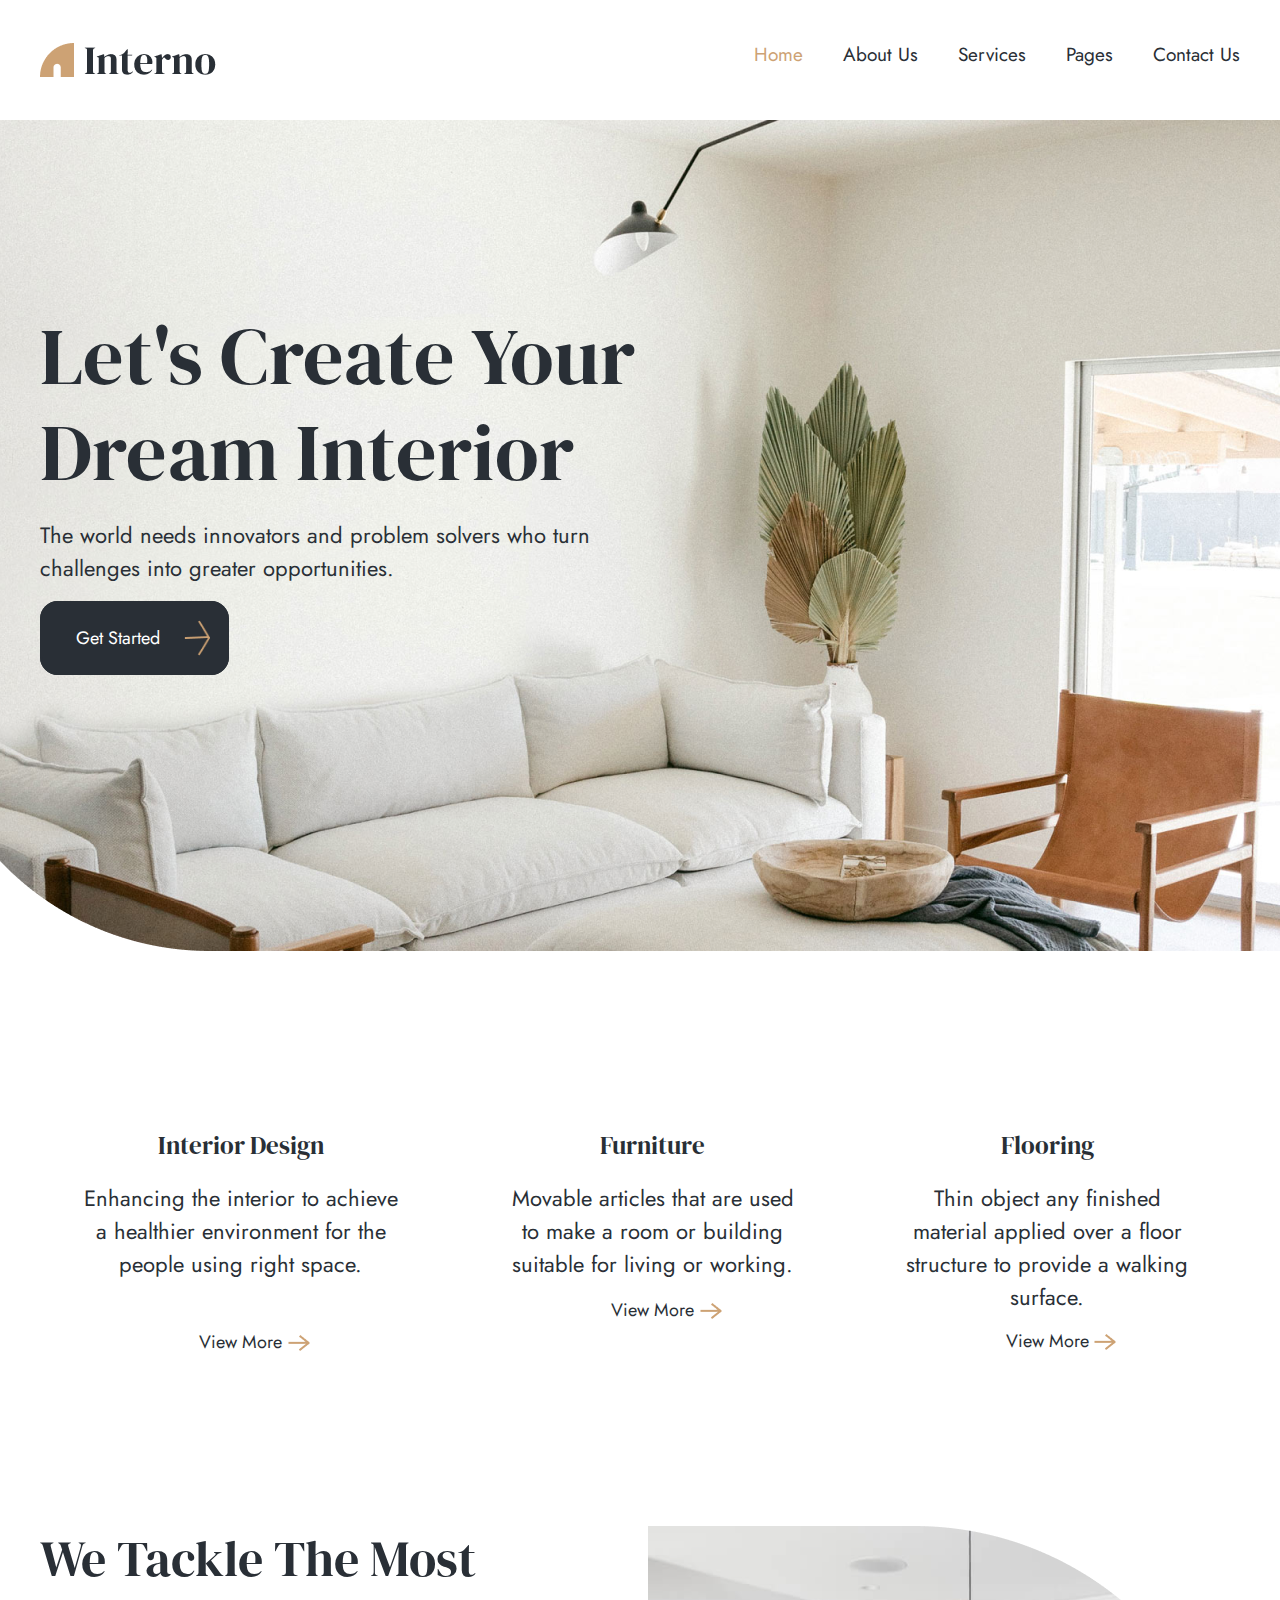
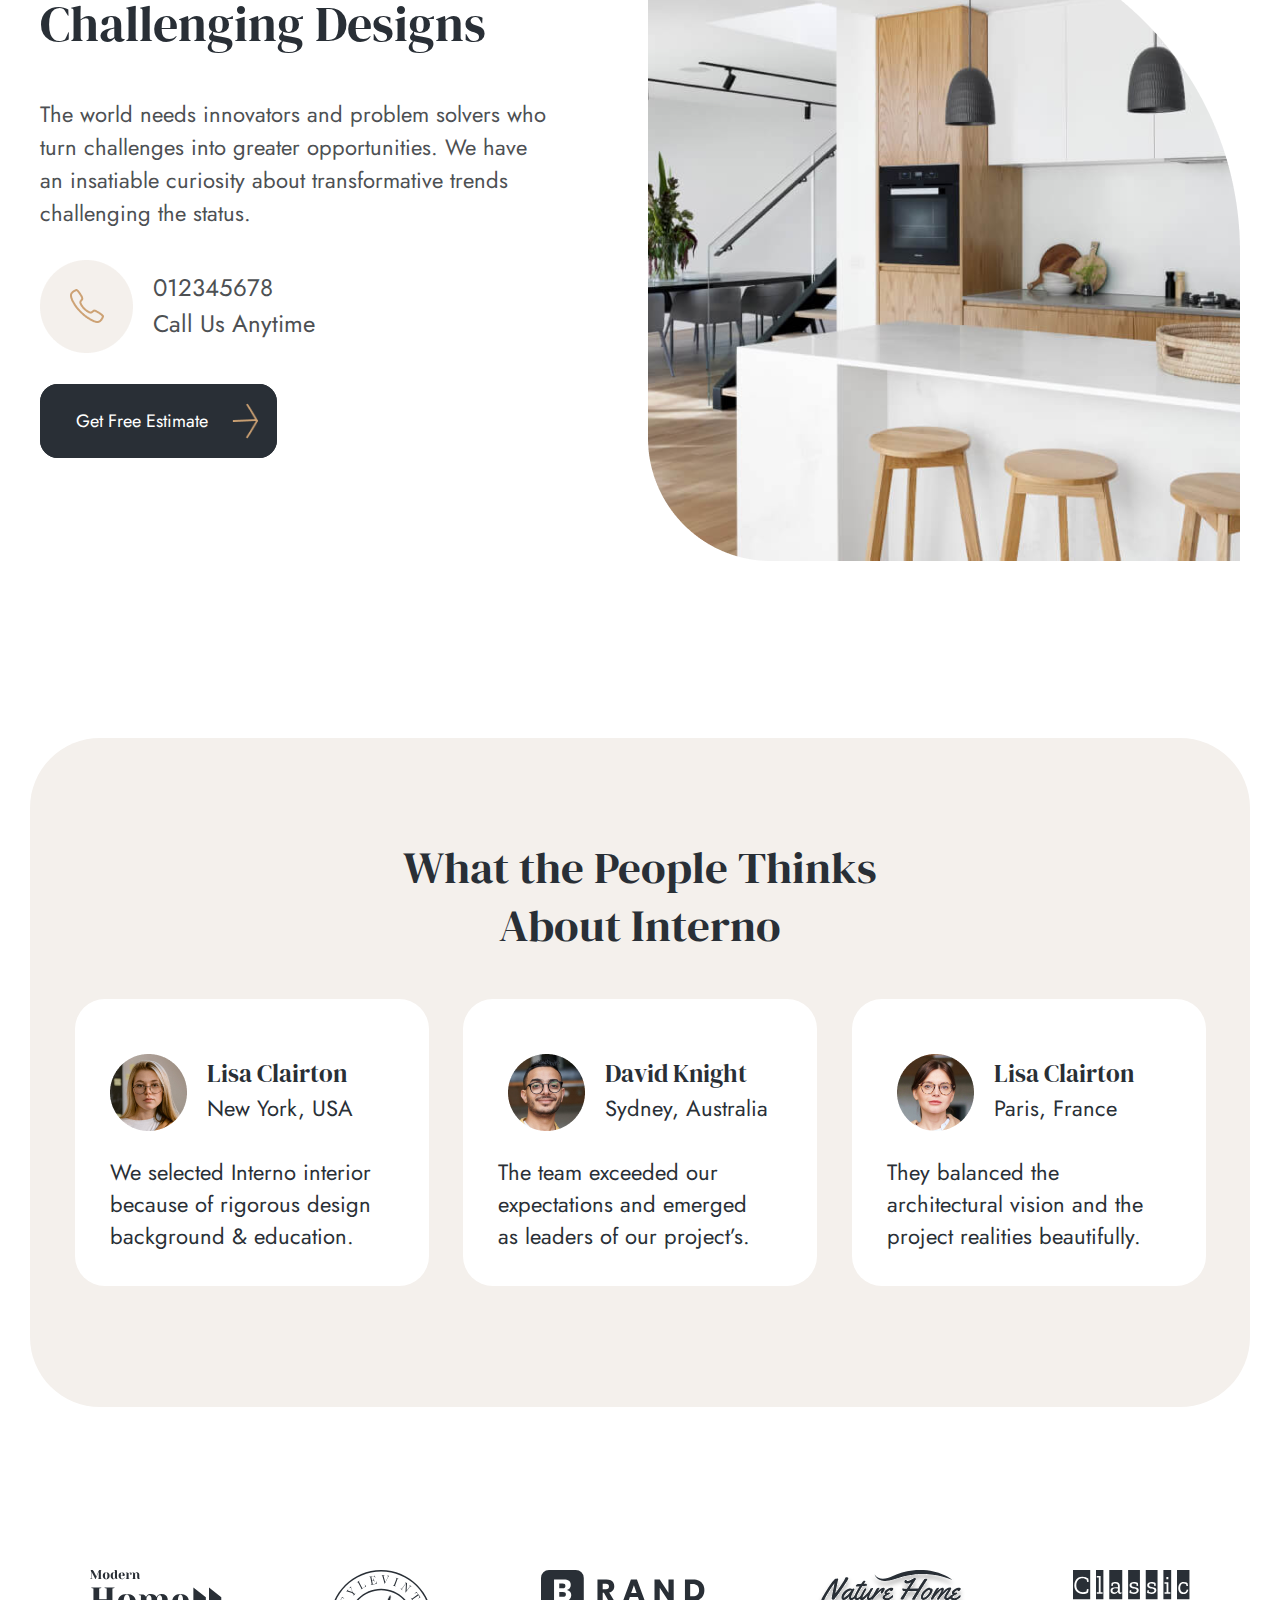
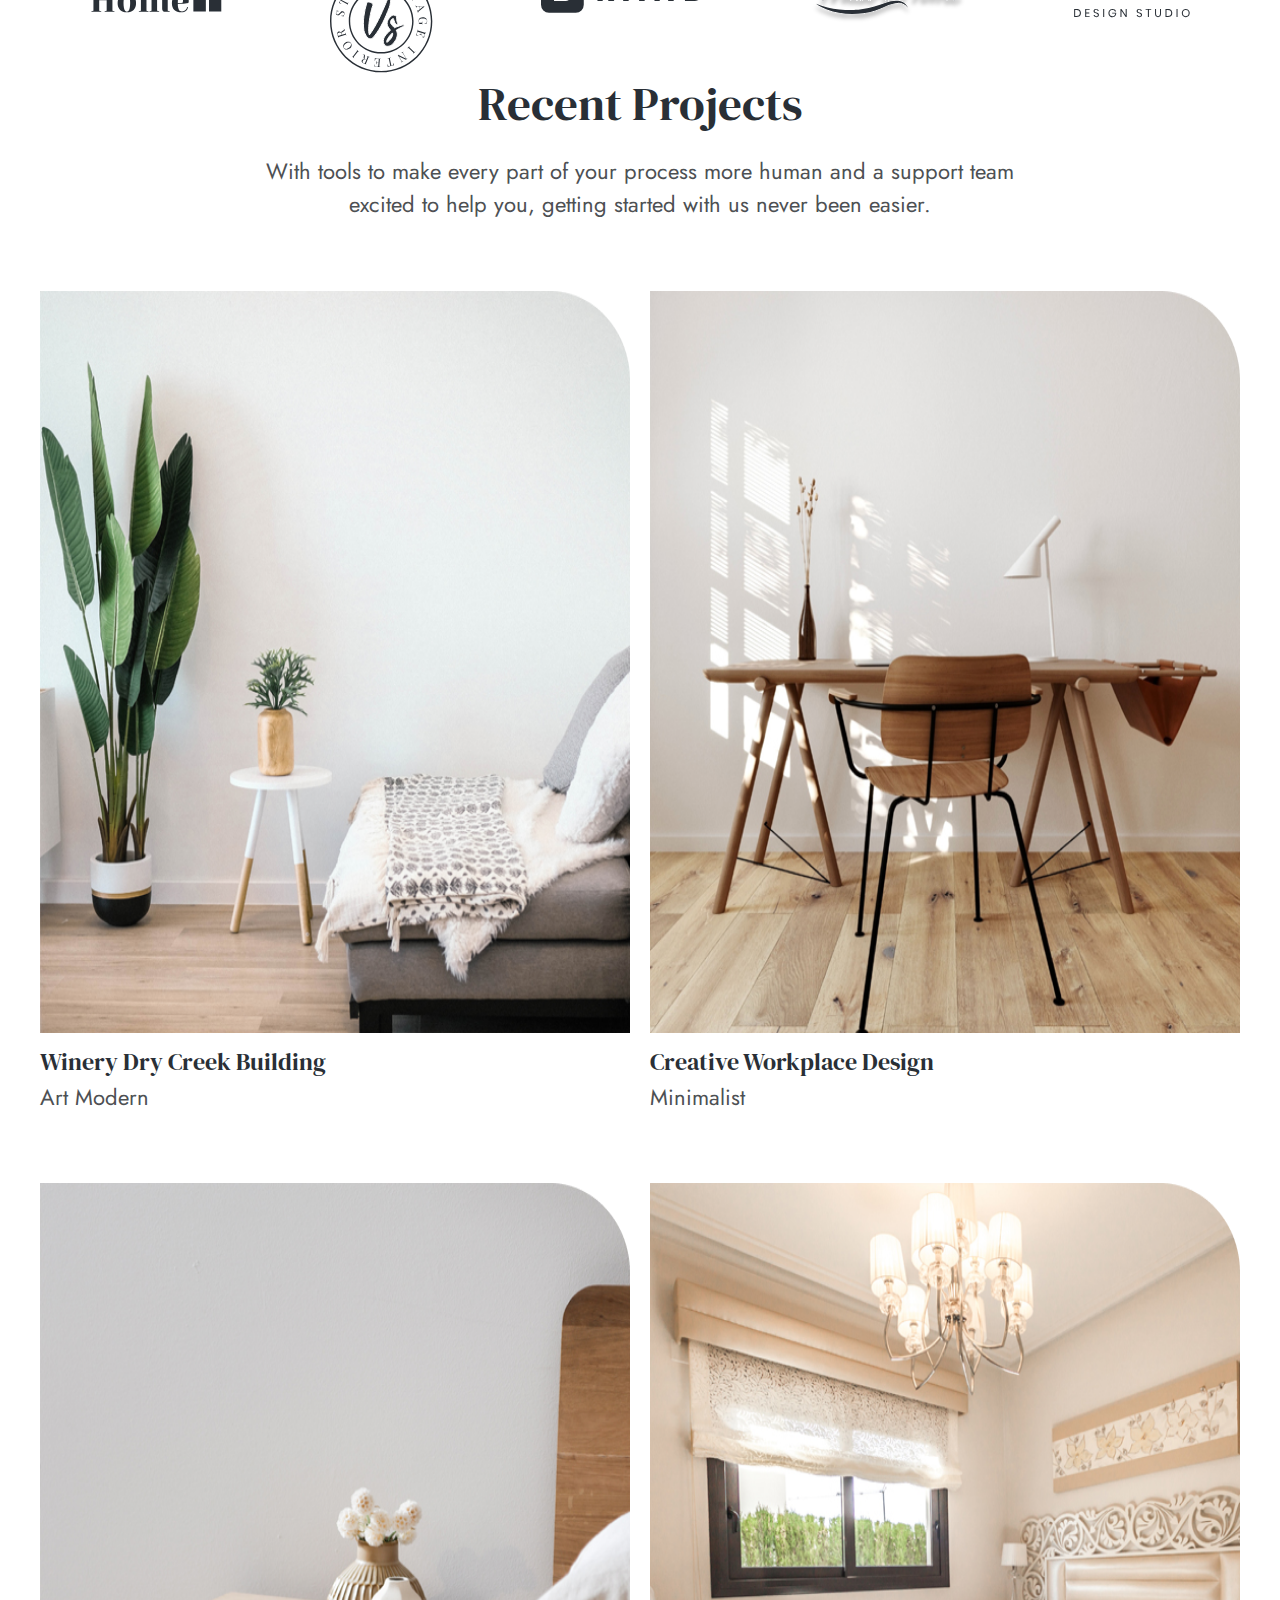
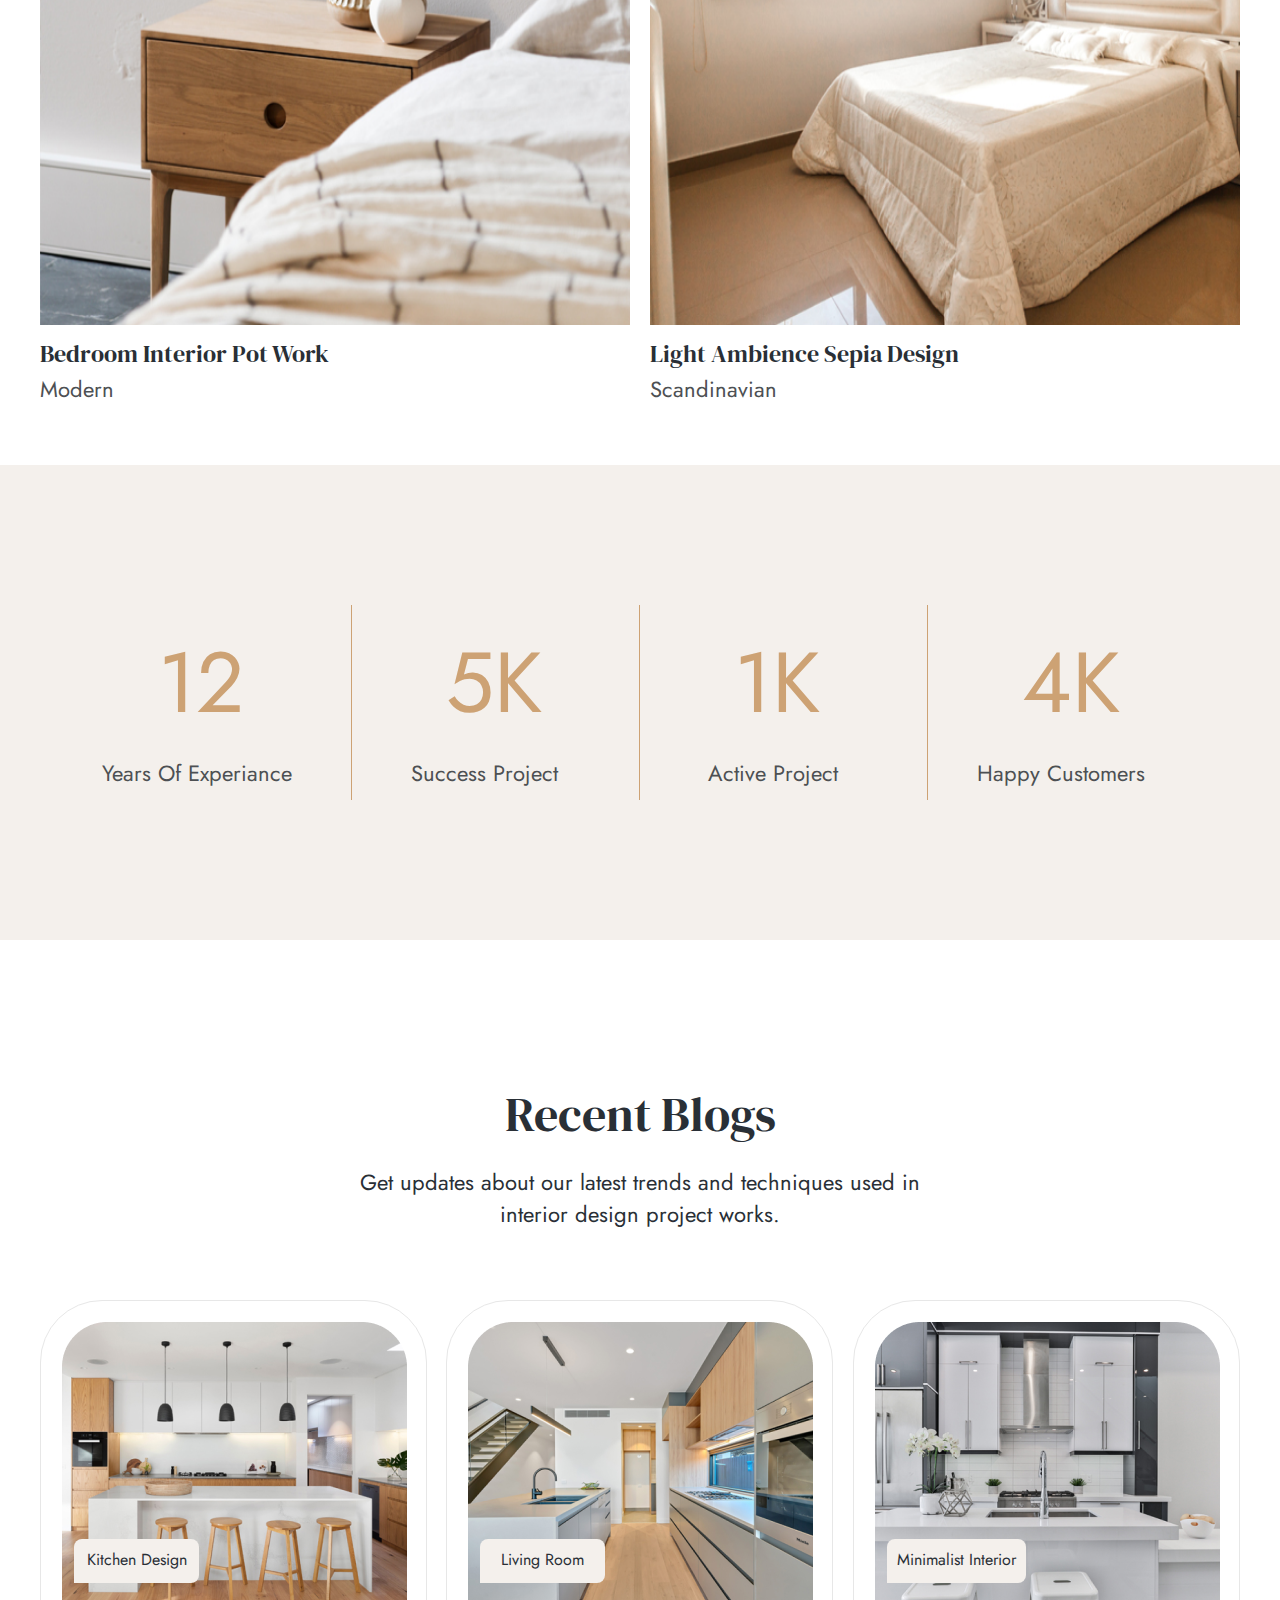
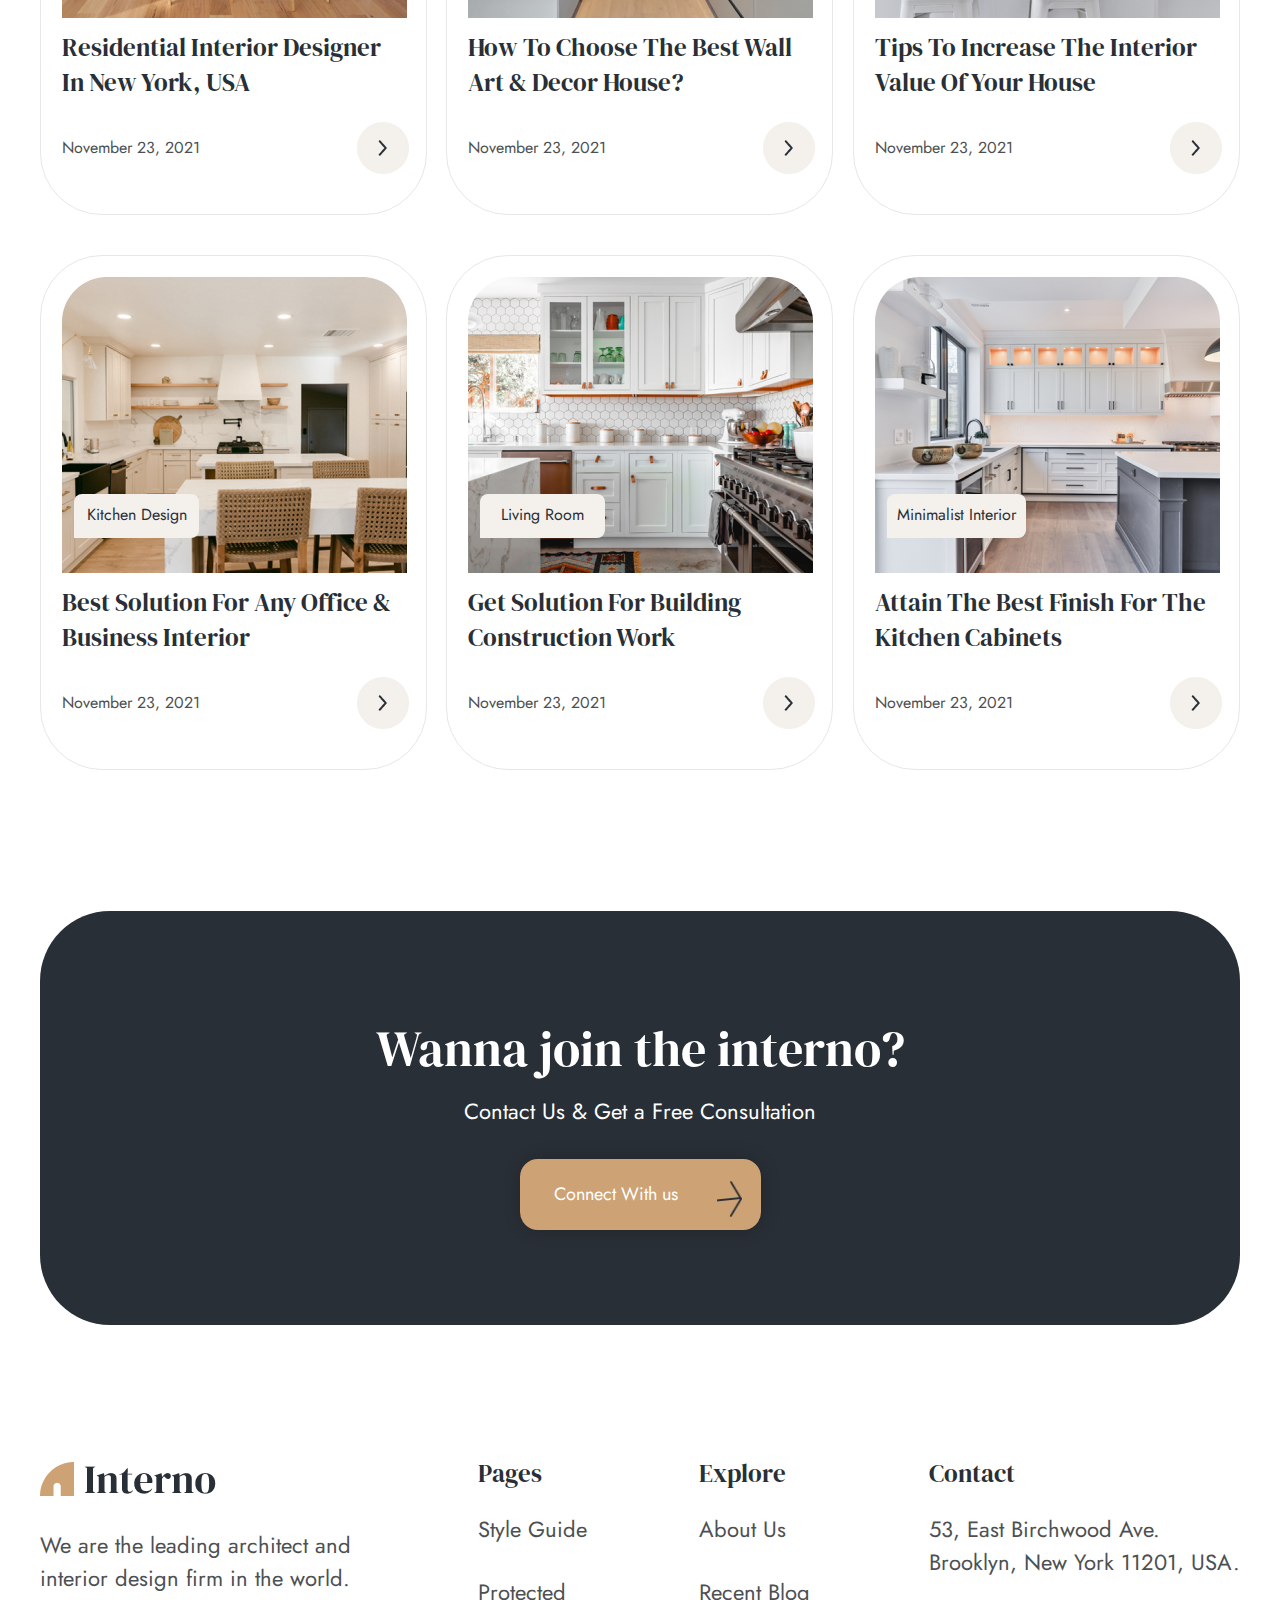
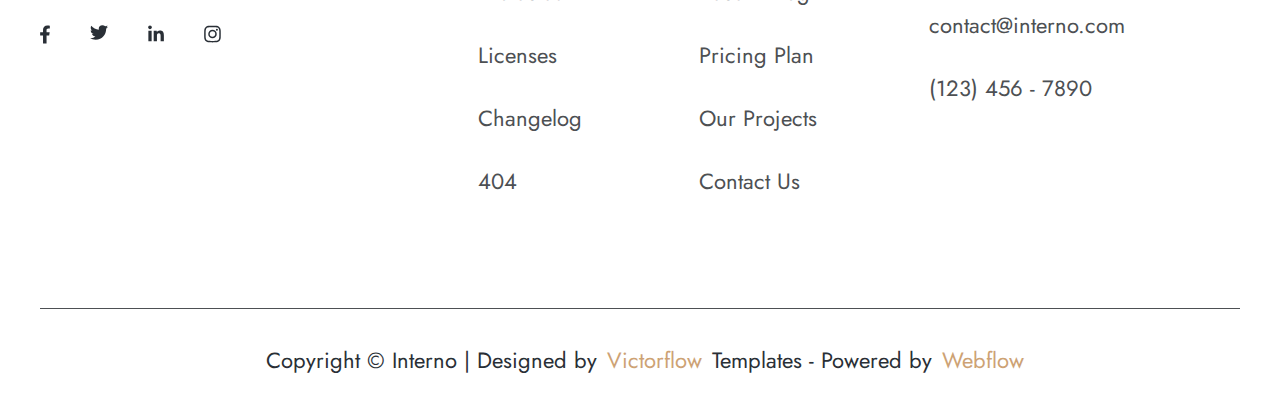
<file: index.html>
<!DOCTYPE html><html lang="en"><head><meta charset="UTF-8"><meta http-equiv="X-UA-Compatible" content="IE=edge"><meta name="viewport" content="width=device-width,initial-scale=1"><title>Interno</title><link rel="stylesheet" href="css/main.min.css"></head><body><header id="#1" class="header"><div class="header-top"><div class="container"><div class="header-top__inner"><a class="header-top__logo" href="#"><img class="header-top__logo-img" src="img/logo.png" alt="logo"></a><nav id="menu" class="menu"><button class="menu__btn"><span></span></button><ul class="menu__list"><li class="menu__items menu__items--active"><a class="menu__link" href="home">Home</a></li><li class="menu__items"><a class="menu__link" href="#about">About Us</a></li><li class="menu__items"><a class="menu__link" href="#services">Services</a></li><li class="menu__items"><a class="menu__link" href="#pages">Pages</a></li><li class="menu__items"><a class="menu__link" href="#contact">Contact Us</a></li></ul></nav></div></div></div><section id="home" class="header-main"><div class="container"><h3 class="header-main__title">Let's Create Your Dream Interior</h3><p class="header-main__text">The world needs innovators and problem solvers who turn challenges into greater opportunities.</p><a class="header-main__btn" href="#">Get Started</a></div></section><section class="header-bottom"><div class="container"><div class="header-bottom__inner"><div class="header-bottom__box"><h4 class="header-bottom__title">Interior Design</h4><p class="header-bottom__text">Enhancing the interior to achieve a healthier environment for the people using right space.</p><div class="header-bottom__link"><a class="header-bottom__link-item" href="#">View More</a></div></div><div class="header-bottom__box"><h4 class="header-bottom__title">Furniture</h4><p class="header-bottom__text header-bottom__text--furniture">Movable articles that are used<br>to make a room or building<br>suitable for living or working.</p><div class="header-bottom__link"><a class="header-bottom__link-item" href="#">View More</a></div></div><div class="header-bottom__box"><h4 class="header-bottom__title">Flooring</h4><p class="header-bottom__text header-bottom__text--florring">Thin object any finished<br>material applied over a floor<br>structure to provide a walking<br>surface.</p><div class="header-bottom__link"><a class="header-bottom__link-item" href="#">View More</a></div></div></div></div></section></header><section id="about" class="contacts"><div class="container"><div class="contacts__inner"><div class="contacts-box"><h3 class="contacts-box__title">We Tackle The Most Challenging Designs</h3><p class="contacts-box__text">The world needs innovators and problem solvers who turn challenges into greater opportunities. We have<br>an insatiable curiosity about transformative trends challenging the status.</p><a class="contacts-box__link" href="tel:012345678"><img class="contacts-box__link-img" src="img/telephone-contacts.png" alt=""><p class="contacts-box__link-text">012345678<br>Call Us Anytime</p></a><a class="header-main__btn" href="#">Get Free Estimate</a></div><img class="contacts__img" src="img/studio-contacts.png" alt="studio"></div></div></section><section id="about" class="about"><div class="container about__container"><h3 class="about__title">What the People Thinks About Interno</h3><div class="about__inner"><div class="about-box"><div class="about-box__header"><img src="img/icon-photo.png" alt=""><div class="about-box__header-box"><h3>Lisa Clairton</h3><p>New York, USA</p></div></div><p class="about-box__text">We selected Interno interior because of rigorous design background & education.</p></div><div class="about-box"><div class="about-box__header"><img class="about-box__header-img" src="img/icon-photo-2.png" alt=""><div class="about-box__header-box"><h3>David Knight</h3><p>Sydney, Australia</p></div></div><p class="about-box__text">The team exceeded our expectations and emerged as leaders of our project’s.</p></div><div class="about-box"><div class="about-box__header"><img class="about-box__header-img" src="img/icon-photo-3.png" alt=""><div class="about-box__header-box"><h3>Lisa Clairton</h3><p>Paris, France</p></div></div><p class="about-box__text">They balanced the architectural vision and the project realities beautifully.</p></div></div></div></section><div class="brands"><div class="container"><div><div class="brands__inner"><a href="" class="brands__items"><img class="brands__img" src="img/brands-1.svg" alt="brands"> </a><a href="" class="brands__items"><img class="brands__img" src="img/brands-2.svg" alt="brands"> </a><a href="" class="brands__items"><img class="brands__img" src="img/brands-3.svg" alt="brands"> </a><a href="" class="brands__items"><img class="brands__img" src="img/brands-4.svg" alt="brands"> </a><a href="" class="brands__items"><img class="brands__img" src="img/brands-5.svg" alt="brands"></a></div></div></div><section id="services" class="projects"><div class="container"><h3 class="projects__title">Recent Projects</h3><p class="projects__text">With tools to make every part of your process more human and a support team excited to help you, getting started with us never been easier.</p><div class="projects-block"><div class="projects-block__inner"><div class="projects-box"><img class="projects-box__img" src="img/projects-1.png" alt="project"><h3 class="projects-box__title">Winery Dry Creek Building</h3><p class="projects-box__text">Art Modern</p></div><div class="projects-box"><img class="projects-box__img" src="img/projects_2.png" alt="project"><h3 class="projects-box__title">Creative Workplace Design</h3><p class="projects-box__text">Minimalist</p></div><div class="projects-box"><img class="projects-box__img" src="img/projects-3.png" alt="project"><h3 class="projects-box__title">Bedroom Interior Pot Work</h3><p class="projects-box__text">Modern</p></div><div class="projects-box"><img class="projects-box__img" src="img/projects-4.png" alt="project"><h3 class="projects-box__title">Light Ambience Sepia Design</h3><p class="projects-box__text">Scandinavian</p></div></div></div></div></section><div class="statistic"><div class="container"><div class="statistic__inner"><div class="statistic-box"><div class="statistic-box__title">12</div><p class="statistic-box__text">Years Of Experiance</p></div><div class="statistic-box"><div class="statistic-box__title">5K</div><p class="statistic-box__text">Success Project</p></div><div class="statistic-box"><div class="statistic-box__title">1K</div><p class="statistic-box__text">Active Project</p></div><div class="statistic-box"><div class="statistic-box__title">4K</div><p class="statistic-box__text">Happy Customers</p></div></div></div></div><section id="pages" class="blogs"><div class="container"><h3 class="blogs__title">Recent Blogs</h3><p class="blogs__text">Get updates about our latest trends and techniques used in interior design project works.</p><div class="blogs__inner"><div class="blogs-box"><div class="blogs-box__inner"><img class="blogs-box__img" src="img/blogs-1.png" alt="blogs"><div class="blogs-box__img-text">Kitchen Design</div><h3 class="blogs-box__title">Residential Interior Designer In New York, USA</h3><p class="blogs-box__text">November 23, 2021</p><a class="blogs-box__link" href="#"><img src="img/blogs-arrows.png" alt="arrows"></a></div></div><div class="blogs-box"><div class="blogs-box__inner"><img class="blogs-box__img" src="img/blogs-2.png" alt="blogs"><div class="blogs-box__img-text">Living Room</div><h3 class="blogs-box__title">How To Choose The Best Wall Art & Decor House?</h3><p class="blogs-box__text">November 23, 2021</p><a class="blogs-box__link" href="#"><img src="img/blogs-arrows.png" alt="arrows"></a></div></div><div class="blogs-box"><div class="blogs-box__inner"><img class="blogs-box__img" src="img/blogs-3.png" alt="blogs"><div class="blogs-box__img-text">Minimalist Interior</div><h3 class="blogs-box__title">Tips To Increase The Interior Value Of Your House</h3><p class="blogs-box__text">November 23, 2021</p><a class="blogs-box__link" href="#"><img src="img/blogs-arrows.png" alt="arrows"></a></div></div><div class="blogs-box"><div class="blogs-box__inner"><img class="blogs-box__img" src="img/blogs-4.png" alt="blogs"><div class="blogs-box__img-text">Kitchen Design</div><h3 class="blogs-box__title">Best Solution For Any Office & Business Interior</h3><p class="blogs-box__text">November 23, 2021</p><a class="blogs-box__link" href="#"><img src="img/blogs-arrows.png" alt="arrows"></a></div></div><div class="blogs-box"><div class="blogs-box__inner"><img class="blogs-box__img" src="img/blogs-5.png" alt="blogs"><div class="blogs-box__img-text">Living Room</div><h3 class="blogs-box__title">Get Solution For Building Construction Work</h3><p class="blogs-box__text">November 23, 2021</p><a class="blogs-box__link" href="#"><img src="img/blogs-arrows.png" alt="arrows"></a></div></div><div class="blogs-box"><div class="blogs-box__inner"><img class="blogs-box__img" src="img/blogs-6.png" alt="blogs"><div class="blogs-box__img-text">Minimalist Interior</div><h3 class="blogs-box__title">Attain The Best Finish For The Kitchen Cabinets</h3><p class="blogs-box__text">November 23, 2021</p><a class="blogs-box__link" href="#"><img src="img/blogs-arrows.png" alt="arrows"></a></div></div></div></div></section></div><section class="connect"><div class="container"><div class="connect__inner"><h3 class="connect__title">Wanna join the interno?</h3><p class="connect__text">Contact Us & Get a Free Consultation</p><a class="header-main__btn connect__btn" href="#">Connect With us</a></div></div></section><footer id="contact" class="footer"><div class="container"><div class="footer__inner"><div class="footer-box"><img class="header-top__logo-img footer-box__logo" src="img/logo.png" alt="logo"><p class="footer-box__text">We are the leading architect and interior design firm in the world.</p><ul class="social"><li class="social__list"><a href="" class="social__item"><img class="social__img" src="img/facebook.svg" alt="#"></a></li><li class="social__list"><a href="" class="social__item"><img class="social__img" src="img/twitter.svg" alt="#"></a></li><li class="social__list"><a href="" class="social__item"><img class="social__img" src="img/in.svg" alt="#"></a></li><li class="social__list"><a href="" class="social__item"><img class="social__img" src="img/instagram.svg" alt="#"></a></li></ul></div><div class="footer-box footer-box--pages"><h3 class="footer-box__title">Pages</h3><ul class="footer-box__list"><li class="footer-box__item"><a class="footer-box__link" href="">Style Guide</a></li><li class="footer-box__item"><a class="footer-box__link" href="">Protected</a></li><li class="footer-box__item"><a class="footer-box__link" href="">Licenses</a></li><li class="footer-box__item"><a class="footer-box__link" href="">Changelog</a></li><li class="footer-box__item"><a class="footer-box__link" href="">404</a></li></ul></div><div class="footer-box footer-box--explore"><h3 class="footer-box__title">Explore</h3><ul class="footer-box__list"><li class="footer-box__item"><a class="footer-box__link" href="">About Us</a></li><li class="footer-box__item"><a class="footer-box__link" href="">Recent Blog</a></li><li class="footer-box__item"><a class="footer-box__link" href="">Pricing Plan</a></li><li class="footer-box__item"><a class="footer-box__link" href="">Our Projects</a></li><li class="footer-box__item"><a class="footer-box__link" href="">Contact Us</a></li></ul></div><div class="footer-box footer-box--active"><h3 class="footer-box__title">Contact</h3><ul class="footer-box__list"><li class="footer-box__item"><a class="footer-box__link" href="">53, East Birchwood Ave.<br>Brooklyn, New York 11201, USA.</a></li><li class="footer-box__item"><a class="footer-box__link" href="mailto:contact@interno.com">contact@interno.com</a></li><li class="footer-box__item"><a class="footer-box__link" href="tel:1234567890">(123) 456 - 7890</a></li></ul></div></div><div class="footer-copy"><a class="footer-copy__link" href="#">Copyright © Interno | Designed by</a> <a class="footer-copy__link" href="#">Victorflow</a> <a class="footer-copy__link" href="#">Templates - Powered by</a> <a class="footer-copy__link" href="#">Webflow</a></div></div></footer><script src="js/main.js"></script></body></html>
</file>
<file: css/main.min.css>
@import url(https://fonts.googleapis.com/css2?family=Jost&display=swap);@import url(https://fonts.googleapis.com/css2?family=DM+Serif+Display&display=swap);@import url(https://fonts.googleapis.com/css2?family=Inter&display=swap);*{padding:0;margin:0;border:0}*,::after,:before{-webkit-box-sizing:border-box;box-sizing:border-box}:active,:focus,a:active,a:focus{outline:0}aside,footer,header,nav{display:block}html{font-size:14px}body,html{height:100%;width:100%;line-height:1;-ms-text-size-adjust:100%;-moz-text-size-adjust:100%;-webkit-text-size-adjust:100%}button,input,textarea{font-family:inherit}input::-ms-clear{display:none}button{cursor:pointer}button::-moz-focus-inner{padding:0;border:0}a,a:hover,a:visited{text-decoration:none}ul li{list-style:none}img{vertical-align:top}h1,h2,h3,h4,h5,h6{font-size:inherit;font-weight:400}a{color:inherit}.main{-webkit-box-flex:1;-ms-flex:1 0 auto;flex:1 0 auto}.footer{-webkit-box-flex:0;-ms-flex:0 0 auto;flex:0 0 auto}.container{max-width:1220px;margin:0 auto;padding:0 10px}body{font:400 22px "Jost",sans-serif;color:#292f36}.header-top__logo{text-align:center;margin:35px 0}.header-top__inner{-webkit-box-pack:justify;-ms-flex-pack:justify;justify-content:space-between}.header-top__inner,.menu__list{display:-webkit-box;display:-ms-flexbox;display:flex}.menu__items{margin:40px 0;font-size:19px;line-height:30px;color:#292f36}.menu__items+.menu__items{margin-left:40px}.menu__items--active{color:#cda274}.header-main{background:url(../img/header-img.png) no-repeat bottom center/cover;margin-bottom:175px;min-height:831px;min-width:100%}.header-main__title{font:80px/96px "DM Serif Display",serif;margin-bottom:19px;padding-top:188px;letter-spacing:.22px;max-width:595px}.header-main__text{margin-bottom:35px;font-size:22px;line-height:33px;max-width:570px}.header-main__btn{background:#292f36;height:71px;width:270px;border:2px solid #292f36;border-radius:18px;color:#fff;font-size:18px;position:relative;padding:22px 67px 22px 34px}.header-main__btn::after{background:url(../img/arrow-header.png) no-repeat right/cover;content:"";position:absolute;width:26px;height:36px;right:17px}.header-bottom__inner{display:-webkit-box;display:-ms-flexbox;display:flex;-webkit-box-pack:justify;-ms-flex-pack:justify;justify-content:space-between;margin-left:42px;margin-right:52px;text-align:center;margin-bottom:170px;text-align:-webkit-center}.header-bottom__box{max-width:317px;-webkit-box-align:center;-ms-flex-align:center;align-items:center}.header-bottom__title{font:400 25px/39px "DM Serif Display",serif;margin-bottom:17px}.header-bottom__text{font-size:22px;line-height:33px;margin-bottom:48px}.header-bottom__text--furniture{margin-bottom:16px}.header-bottom__text--florring{margin-bottom:14px}.header-bottom__link{font-size:18px;line-height:27px;position:relative;max-width:94px;-webkit-box-align:center;-ms-flex-align:center;align-items:center}.header-bottom__link-item::after{background:url(../img/arrows-h-b.png) no-repeat bottom;content:"";position:absolute;width:24px;height:17px;top:5px;right:-23px}.contacts{margin-bottom:177px}.contacts__inner{display:-webkit-box;display:-ms-flexbox;display:flex;-webkit-box-pack:justify;-ms-flex-pack:justify;justify-content:space-between}.contacts__img{min-width:592px}.contacts-box__title{font:50px/65px "DM Serif Display";max-width:450px;margin-bottom:42px}.contacts-box__text{font-size:22px;line-height:33px;max-width:531px;color:#4d5053;margin-bottom:30px}.contacts-box__link{display:-webkit-box;display:-ms-flexbox;display:flex;margin-bottom:50px}.contacts-box__link-text{padding-left:20px;padding-top:10px;font-size:24px;line-height:36px;color:#4d5053}.about__container{background:#f4f0ec;border-radius:70px}.about__title{font:400 45px/58px "DM Serif Display";padding-top:100px;margin:0 auto 45px;max-width:479px;text-align:center}.about__inner{display:-webkit-box;display:-ms-flexbox;display:flex;-webkit-box-pack:space-evenly;-ms-flex-pack:space-evenly;justify-content:space-evenly;padding-bottom:121px}.about-box{background:#fff;height:287px;width:354px;border-radius:30px}.about-box__header{display:-webkit-box;display:-ms-flexbox;display:flex;margin:55px 79px 25px 35px}.about-box__header-box h3{font:25px/38px "DM Serif Display";margin-left:20px}.about-box__header-box p{width:163px;margin-left:20px}.about-box__header-img{margin-left:10px}.about-box__text{margin:0 63px 45px 35px;width:274px}.brands{margin-top:163px;margin-bottom:100px}.brands__inner{display:-webkit-box;display:-ms-flexbox;display:flex;-webkit-box-pack:justify;-ms-flex-pack:justify;justify-content:space-between;margin:0 50px}.projects__title{font:47px/62px "DM Serif Display";text-align:center;margin:0 auto 20px}.projects__text{font-size:22px;line-height:33px;color:#4d5053;text-align:center;margin:0 auto 70px;max-width:786px}.projects-block__inner{display:grid;grid-template-columns:repeat(2,1fr);grid-template-rows:repeat(2,1fr);row-gap:150px;-webkit-column-gap:20px;-moz-column-gap:20px;column-gap:20px;-webkit-box-pack:justify;-ms-flex-pack:justify;justify-content:space-between;margin-bottom:140px}.projects-box__img{width:100%;height:100%;margin-bottom:10px}.projects-box__title{font:24px/38px "DM Serif Display"}.projects-box__text{font-size:22px;line-height:33px;color:#4d5053}.statistic{background:#f4f0ec}.statistic__inner{display:-webkit-box;display:-ms-flexbox;display:flex;-webkit-box-pack:center;-ms-flex-pack:center;justify-content:center}.statistic-box{margin:140px 0;height:195px;width:288px;-webkit-box-align:center;-ms-flex-align:center;align-items:center;text-align:center;border-right:1px solid #cda274}.statistic-box:last-child{border-right:none}.statistic-box__title{padding:14px 116px 0 94px;margin-bottom:10px;color:#cda274;font-size:85px;line-height:128px}.statistic-box__text{padding:0 55px 10px 33px;font-size:22px;line-height:33px;color:#4d5053}.blogs{margin-bottom:141px}.blogs__title{font:48px/62px "DM Serif Display";text-align:center;margin:143px 0 21px}.blogs__text{max-width:589px;text-align:center;margin:0 auto 70px}.blogs__inner{display:grid;grid-template-columns:repeat(3,1fr);-webkit-column-gap:19px;-moz-column-gap:19px;column-gap:19px;row-gap:40px}.blogs-box{width:387px;height:515px;position:relative;border:1px solid #e7e7e7;border-radius:62px}.blogs-box__img{margin-bottom:12px}.blogs-box__inner{margin:21px 21px 0}.blogs-box__img-text{background:#f4f0ec;position:absolute;bottom:231px;left:33px;min-width:125px;height:44px;color:#292f36;text-align:center;padding:9px 10px 11px;font-size:16px;line-height:24px;border-radius:8px 8px 8px 0}.blogs-box__title{font:25px/35px "DM Serif Display";max-width:334px;margin-bottom:36px}.blogs-box__text{font-size:16px;line-height:24px;color:#4d5053}.blogs-box__link{position:absolute;right:17px;bottom:40px}.connect__inner{background:#292f36;border-radius:70px;min-height:414px;margin-bottom:129px}.connect__title{font:50px/75px "DM Serif Display";color:#fff;margin:0 333px 9px;text-align:center;padding-top:100px}.connect__text{font-size:22px;line-height:33px;margin:0 auto 31px;text-align:center;color:#fff}.connect__btn{background:#cda274;border:2px solid #cda274;-webkit-box-shadow:1px 0 18px rgba(0,0,0,.2);box-shadow:1px 0 18px rgba(0,0,0,.2);border-radius:18px;display:block;margin:0 auto;width:241px;padding:20px 70px 21px 32px}.connect__btn::after{background:url(../img/contacts-arrow.png) no-repeat right/cover;content:"";width:26px;height:36px;right:17px}.footer__inner{display:-webkit-box;display:-ms-flexbox;display:flex;-webkit-box-pack:justify;-ms-flex-pack:justify;justify-content:space-between;border-bottom:1px solid #4d5053}.footer-box__logo{margin-bottom:25px}.footer-box__text{max-width:326px;font-size:22px;line-height:33px;color:#4d5053;margin-bottom:30px}.footer-box__title{font:25px/38px "DM Serif Display";margin-bottom:21px}.footer-box__list{margin-bottom:110px}.footer-box__item{font-size:22px;line-height:33px;margin-bottom:30px;color:#4d5053}.footer-copy,.social{display:-webkit-box;display:-ms-flexbox;display:flex}.social__list+.social__list{margin-left:40px}.footer-copy{font-size:22px;line-height:33px;padding:35px 0;-webkit-box-orient:unset;-webkit-box-direction:unset;-ms-flex-direction:unset;flex-direction:unset;-webkit-box-pack:center;-ms-flex-pack:center;justify-content:center}.footer-copy__link{margin-left:10px}.footer-copy__link:nth-child(even){color:#cda274}.menu__btn{background:0 0;width:40px;border:0;padding:10px 0;cursor:pointer;position:relative;display:none}.menu__btn span{background:#292f36;display:block;width:40px;height:4px}.menu__btn::after,.menu__btn::before{background:#292f36;content:"";position:absolute;left:0;right:0;width:40px;height:4px}.menu__btn::after{bottom:0}.menu__btn::before{top:0}@media (max-width:1240px){.blogs__inner{-webkit-column-gap:0;-moz-column-gap:0;column-gap:0;row-gap:10px;grid-template-columns:repeat(2,auto);margin-left:102px}}@media (max-width:1220px){.blogs__inner{grid-template-columns:repeat(2,auto);margin-left:86px}}@media (max-width:1200px){.blogs__inner{display:-webkit-box;display:-ms-flexbox;display:flex;-ms-flex-wrap:wrap;flex-wrap:wrap;margin:0 auto;gap:20px;-webkit-box-pack:center;-ms-flex-pack:center;justify-content:center}.blogs__title{margin:36px 0 21px}.statistic__inner{-ms-flex-wrap:wrap;flex-wrap:wrap}.statistic-box{margin:20px 0;border-left:1px solid #cda274}.statistic-box:last-child{border-right:1px solid #cda274;border-left:1px solid #cda274}.about__inner{-ms-flex-wrap:wrap;flex-wrap:wrap;padding-bottom:55px}.projects__title{margin-top:100px}}@media (max-width:1050px){.header-bottom__inner{-ms-flex-wrap:wrap;flex-wrap:wrap;-ms-flex-pack:distribute;justify-content:space-around}.header-bottom__text{font-size:20px;line-height:32px;margin-bottom:40px}.header__main{margin-bottom:73px}.header-main{margin-bottom:90px}.contacts__inner{-ms-flex-wrap:wrap;flex-wrap:wrap;-webkit-box-pack:center;-ms-flex-pack:center;justify-content:center;margin-top:-100px}.about-box{margin-bottom:50px}.about__container{margin-bottom:-100px}.brands__inner{-webkit-box-align:center;-ms-flex-align:center;align-items:center}.connect__title{padding-top:21px;font-size:40px;margin:auto}.connect__inner{min-height:330px}.footer__inner{-ms-flex-wrap:wrap;flex-wrap:wrap}.footer-box{max-height:400px}.footer-box--active{margin-top:-150px}}@media (max-width:900px){.brands__inner,.footer-copy{-ms-flex-wrap:wrap;flex-wrap:wrap}.brands__inner{gap:20px}.footer-copy{-webkit-box-pack:start;-ms-flex-pack:start;justify-content:flex-start}}@media (max-width:730px){.header-main__title{padding-top:133px}.menu__btn,.menu__list{display:block;top:46px}.menu__list{-ms-flex-wrap:wrap;flex-wrap:wrap;-webkit-box-orient:vertical;-webkit-box-direction:normal;-ms-flex-direction:column;flex-direction:column;position:absolute;top:-400px;left:9%;text-align:center;right:9%;background-color:#fff;-webkit-transition:all .5s;-o-transition:all .5s;transition:all .5s;z-index:5}.menu__items{margin:36px}.menu__list.menu__list--active{top:40px}.header-bottom__box{margin-bottom:30px;border-bottom:1px solid #292f36}.footer-box--active{margin-bottom:10px}}@media (max-width:650px){.contacts__img,.footer-box.footer-box--explore,.footer-box.footer-box--pages{display:none}.projects-block__inner{grid-template-columns:repeat(1,1fr)}.footer-box--active{margin-top:40px;margin-bottom:-50px}.footer__inner{margin-top:-80px}}@media (max-width:550px){.menu__list.menu__list--active{left:0;right:50px}}@media (max-width:500px){.header-main__title{font-size:52px;margin-bottom:85px}.header-main__text{max-width:350px;margin-bottom:100px}.contacts-box__title{font-size:38px}.contacts-box__link-text,.contacts-box__text{font-size:18px}}@media (max-width:450px){.blogs-box__link{bottom:50px;right:30px}.blogs-box{height:364px;border:0}.blogs-box__img{width:280px}.blogs-box__title{font-size:16px;max-width:189px;margin-bottom:6px}.blogs-box__inner{margin:-32px -1px 0}.connect__inner{margin-top:-140px}.connect__title{font-size:30px;padding-top:10px}.connect__text{margin-bottom:5px}}@media (max-width:400px){.about__title{padding-top:50px;font-size:40px}.about__container{margin-top:-100px}.about-box{height:300px;width:306px}.about-box__text{width:240px;margin:0 auto;text-align:left}.about-box__header{margin:30px 47px}.about-box__header-box h3{font-size:18px;width:100px;margin:0 auto 0 15px}.about-box__header-box p{display:none;font-size:16px}.about__inner{padding-bottom:0}}
</file>
